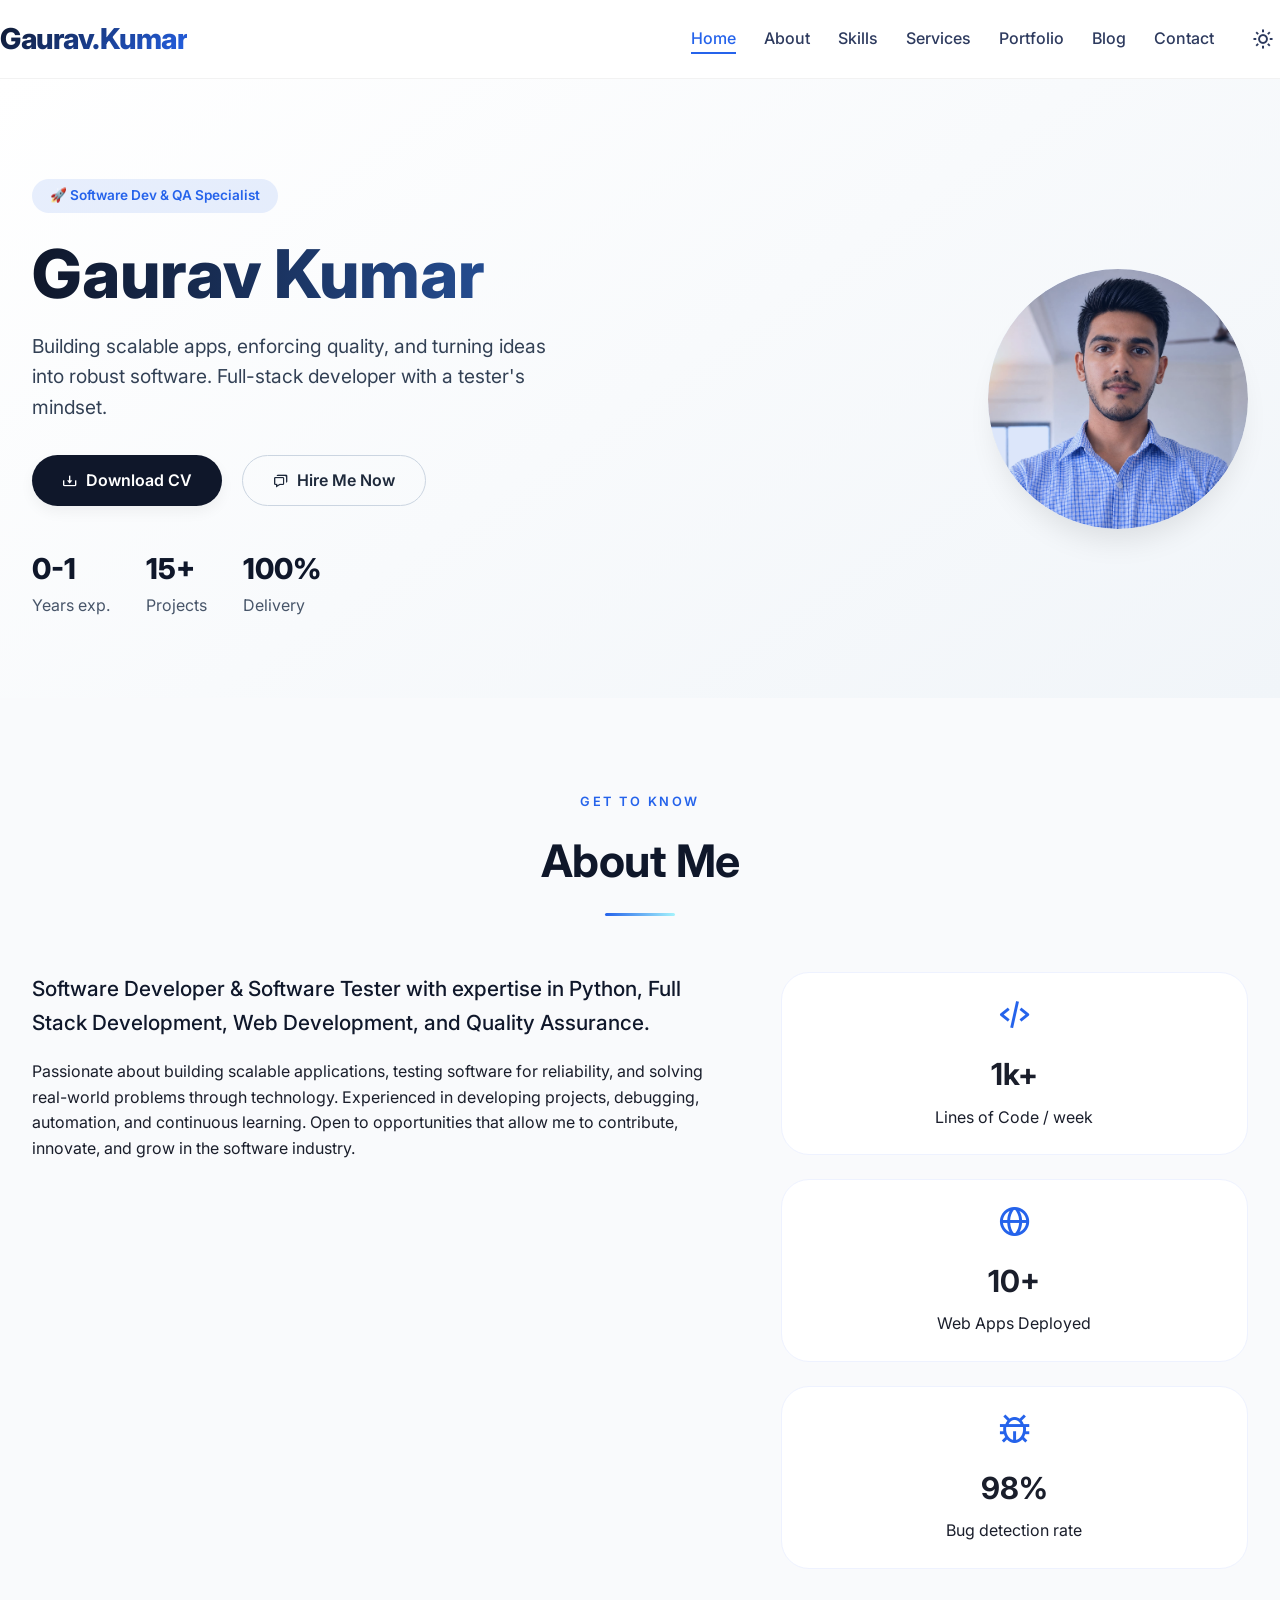
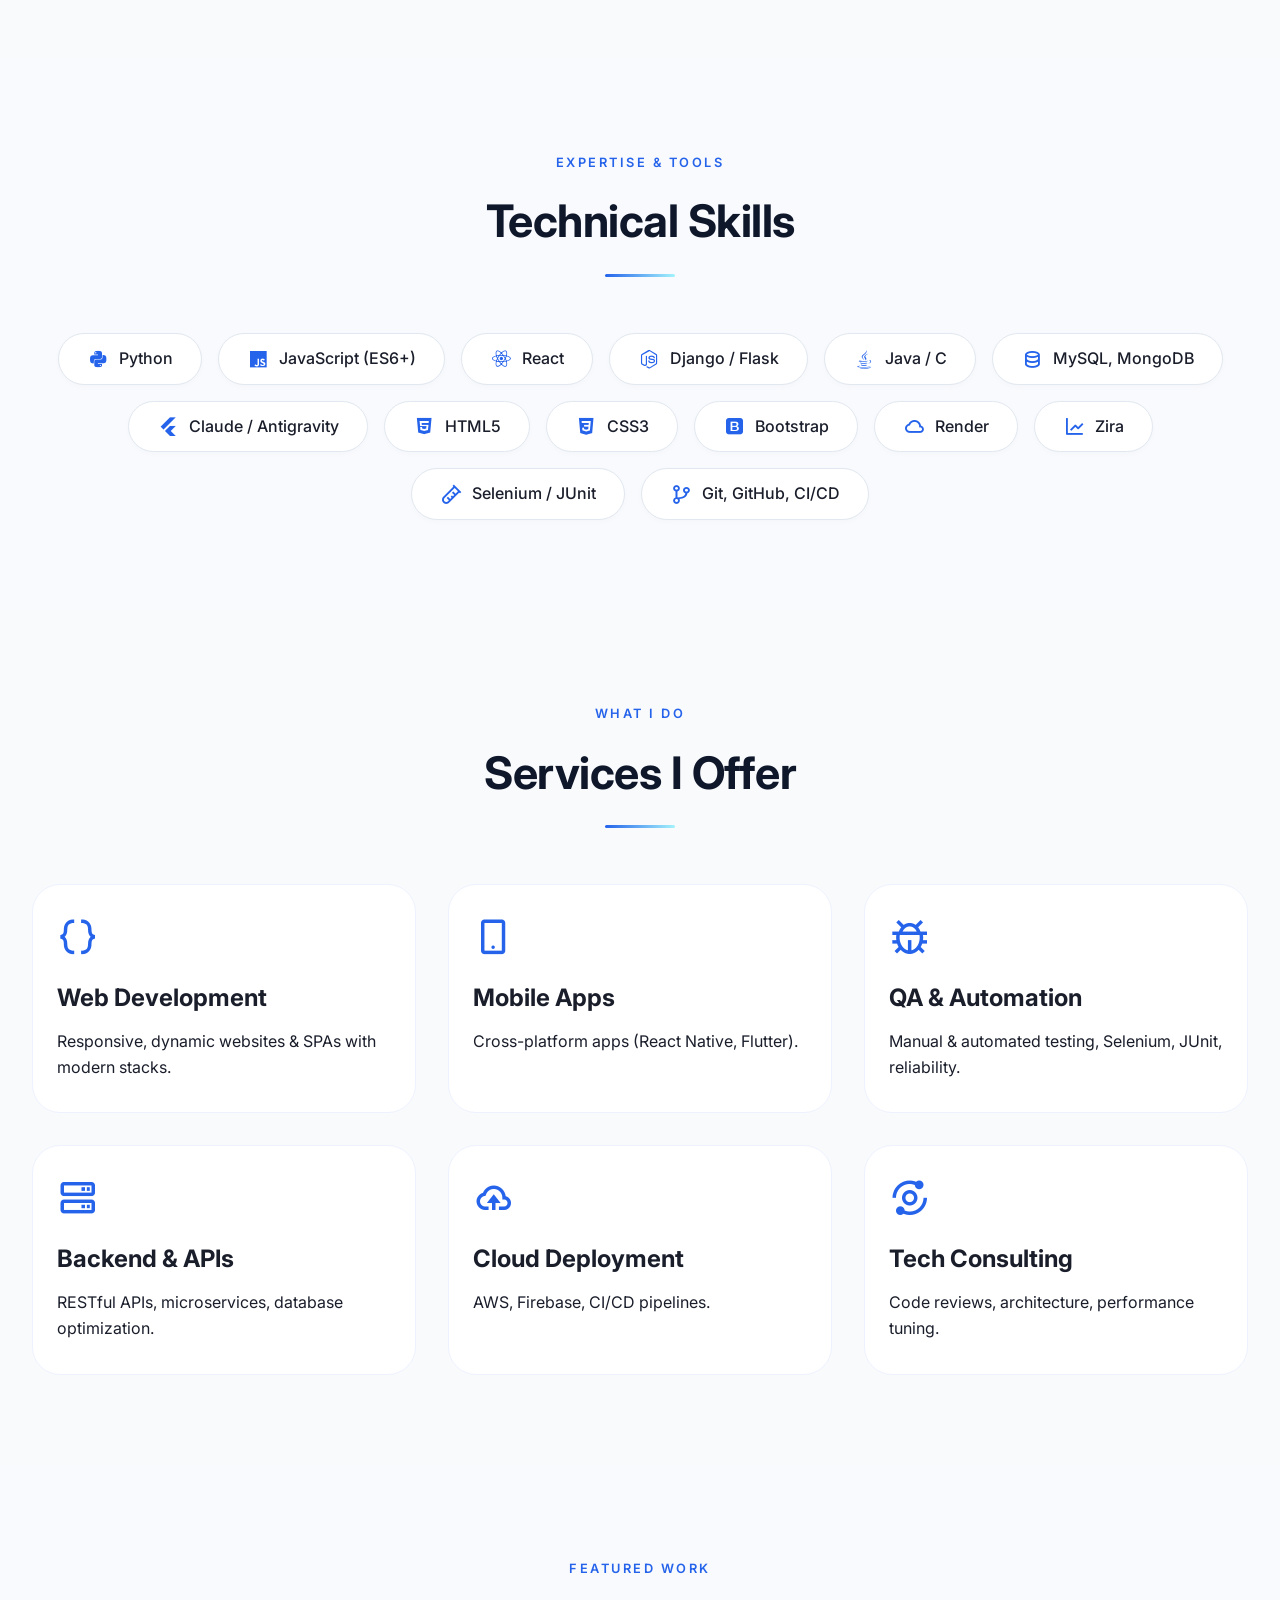
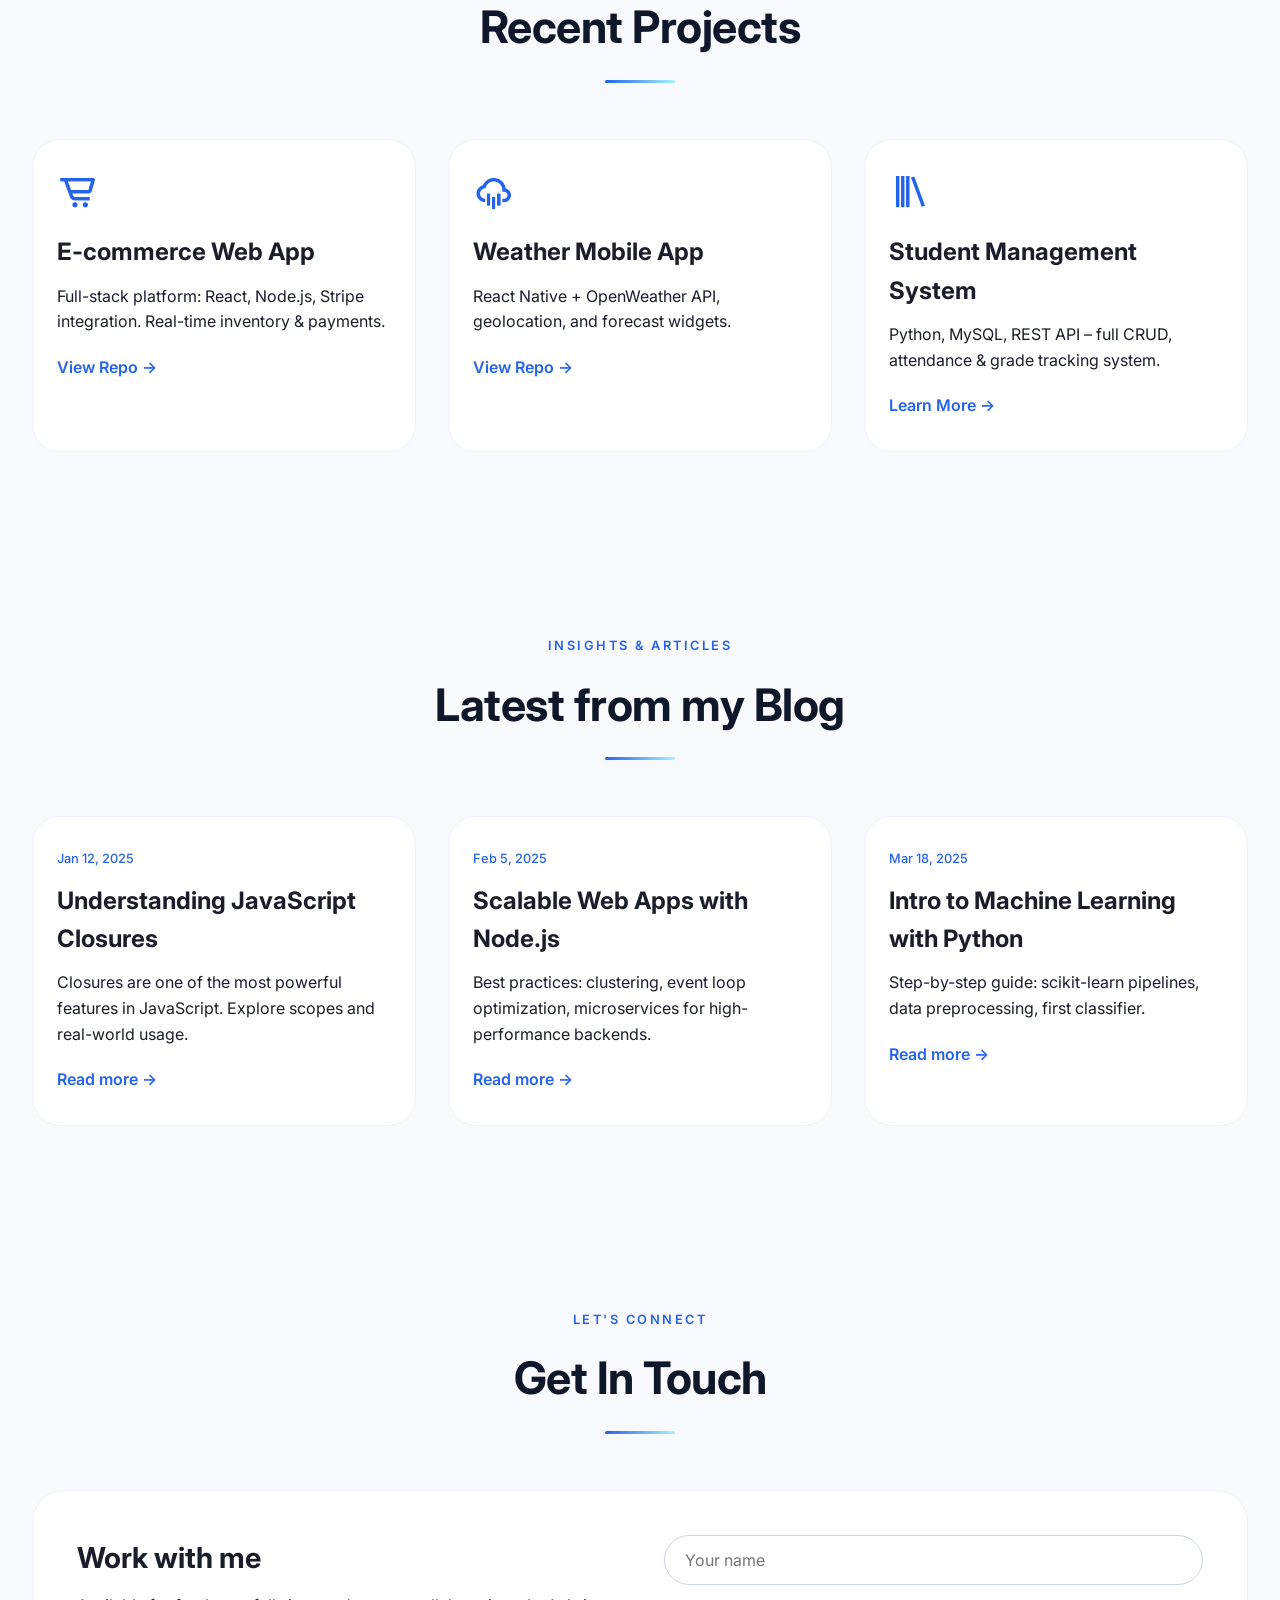
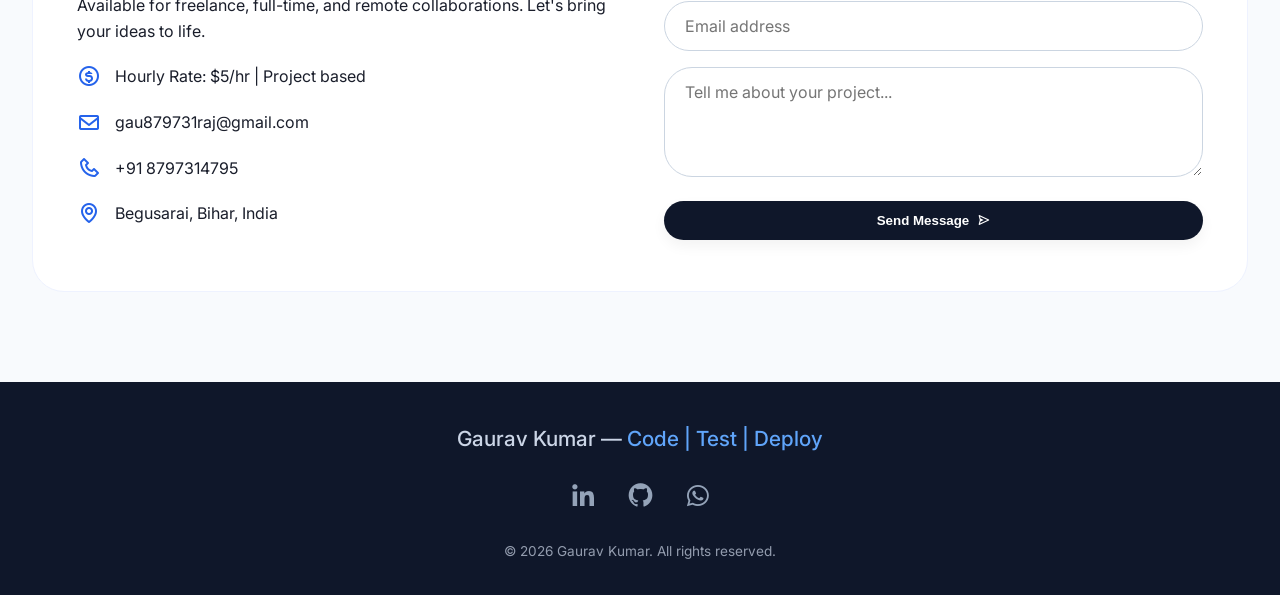
<file: index.html>
<!DOCTYPE html>
<html lang="en">
<head>
    <meta charset="UTF-8">
    <meta name="viewport" content="width=device-width, initial-scale=1.0">
    <title>Gaurav Kumar | Software Dev & Tester</title>
    <meta name="description" content="Gaurav Kumar - Software Developer & Tester specializing in Python, Full Stack, QA and scalable solutions.">
    <meta name="author" content="Gaurav Kumar">

    <!-- Google Fonts + Boxicons -->
    <link href="https://fonts.googleapis.com/css2?family=Inter:opsz,wght@14..32,300;14..32,400;14..32,500;14..32,600;14..32,700;14..32,800&display=swap" rel="stylesheet">
    <link rel="stylesheet" href="https://cdn.jsdelivr.net/npm/boxicons@latest/css/boxicons.min.css">
    <!-- Main CSS -->
    <link rel="stylesheet" href="css/style.css">
</head>
<body>

    <!-- === MODERN STICKY HEADER === -->
    <header class="glass-header" id="header">
        <div class="container nav-container">
            <a href="#home" class="logo"><span class="logo-accent">G</span>aurav<span class="dot">.</span>Kumar</a>
            <nav>
                <ul class="nav-menu" id="nav-menu">
                    <li><a href="#home" class="nav-link active">Home</a></li>
                    <li><a href="#about" class="nav-link">About</a></li>
                    <li><a href="#skills" class="nav-link">Skills</a></li>
                    <li><a href="#services" class="nav-link">Services</a></li>
                    <li><a href="#portfolio" class="nav-link">Portfolio</a></li>
                    <li><a href="#blog" class="nav-link">Blog</a></li>
                    <li><a href="#contact" class="nav-link">Contact</a></li>
                    <!-- ✅ THEME TOGGLE NOW INSIDE THE NAV (right beside Contact) -->
                    <li class="theme-toggle-nav" id="theme-toggle-nav">
                        <i class='bx bx-sun'></i>
                        <i class='bx bx-moon' style="display: none;"></i>
                    </li>
                </ul>
                <div class="hamburger" id="hamburger">
                    <i class='bx bx-menu'></i>
                </div>
            </nav>
        </div>
    </header>

    <main>
        <!-- === HERO SECTION === -->
        <section id="home" class="hero">
            <div class="container hero-grid">
                <div class="hero-content">
                    <div class="hero-badge">🚀 Software Dev & QA Specialist</div>
                    <h1 class="hero-title">Gaurav Kumar</h1>
                    <p class="hero-desc">Building scalable apps, enforcing quality, and turning ideas into robust software. Full-stack developer with a tester's mindset.</p>
                    <div class="btn-group">
                        <a href="files/GauravKumarCv.pdf" class="btn btn-primary" download="GauravKumarCv.pdf">
                            <i class='bx bx-download'></i> Download CV
                        </a>
                        <a href="#contact" class="btn btn-outline">
                            <i class='bx bx-chat'></i> Hire Me Now
                        </a>
                    </div>
                    <div class="hero-stats">
                        <div><span>0-1</span> Years exp.</div>
                        <div><span>15+</span> Projects</div>
                        <div><span>100%</span> Delivery</div>
                    </div>
                </div>
                <div class="hero-visual">
                    <div class="avatar-glass">
                        <!-- ✅ Use your actual image path here -->
                        <img src="image/GauravKumarPhoto.jpeg" alt="Gaurav Kumar" class="avatar-img" onerror="this.style.display='none'; this.nextElementSibling.style.display='flex';">
                        <div class="avatar-initials" style="display: none; position: absolute; font-size: 4rem; font-weight: 800; color: #2563eb;">GK</div>
                        <div class="pulse-ring"></div>
                    </div>
                </div>
            </div>
        </section>

        <!-- === ABOUT SECTION === -->
        <section id="about" class="about section-padding">
            <div class="container">
                <div class="section-header">
                    <span class="section-tag">GET TO KNOW</span>
                    <h2>About Me</h2>
                    <div class="section-line"></div>
                </div>
                <div class="about-grid">
                    <div class="about-text">
                        <p class="lead">Software Developer & Software Tester with expertise in Python, Full Stack Development, Web Development, and Quality Assurance.</p>
                        <p>Passionate about building scalable applications, testing software for reliability, and solving real-world problems through technology. Experienced in developing projects, debugging, automation, and continuous learning. Open to opportunities that allow me to contribute, innovate, and grow in the software industry.</p>
                    </div>
                    <div class="about-highlight">
                        <div class="highlight-card"><i class='bx bx-code-alt'></i><h4>1k+</h4><p>Lines of Code / week</p></div>
                        <div class="highlight-card"><i class='bx bx-globe'></i><h4>10+</h4><p>Web Apps Deployed</p></div>
                        <div class="highlight-card"><i class='bx bx-bug'></i><h4>98%</h4><p>Bug detection rate</p></div>
                    </div>
                </div>
            </div>
        </section>

        <!-- === SKILLS SECTION === -->
        <section id="skills" class="skills section-padding alt-bg">
            <div class="container">
                <div class="section-header">
                    <span class="section-tag">Expertise & tools</span>
                    <h2>Technical Skills</h2>
                    <div class="section-line"></div>
                </div>
                <div class="skills-grid">
                    <div class="skill-card"><i class='bx bxl-python'></i>Python</div>
                    <div class="skill-card"><i class='bx bxl-javascript'></i> JavaScript (ES6+)</div>
                    <div class="skill-card"><i class='bx bxl-react'></i> React</div>
                    <div class="skill-card"><i class='bx bxl-nodejs'></i> Django / Flask</div>
                    <div class="skill-card"><i class='bx bxl-java'></i> Java / C</div>
                    <div class="skill-card"><i class='bx bx-data'></i> MySQL, MongoDB</div>
                    <div class="skill-card"><i class='bx bxl-flutter'></i> Claude / Antigravity</div>
                    <div class="skill-card"><i class='bx bxl-html5'></i> HTML5</div>
                    <div class="skill-card"><i class='bx bxl-css3'></i> CSS3</div>
                    <div class="skill-card"><i class='bx bxl-bootstrap'></i> Bootstrap</div>
                    <div class="skill-card"><i class='bx bx-cloud'></i> Render</div>
                    <div class="skill-card"><i class='bx bx-line-chart'></i> Zira</div>
                    <div class="skill-card"><i class='bx bx-test-tube'></i> Selenium / JUnit</div>
                    <div class="skill-card"><i class='bx bx-git-branch'></i> Git, GitHub, CI/CD</div>
                </div>
            </div>
        </section>

        <!-- === SERVICES SECTION === -->
        <section id="services" class="services section-padding">
            <div class="container">
                <div class="section-header">
                    <span class="section-tag">What I do</span>
                    <h2>Services I Offer</h2>
                    <div class="section-line"></div>
                </div>
                <div class="services-grid">
                    <div class="service-card"><i class='bx bx-code-curly'></i><h3>Web Development</h3><p>Responsive, dynamic websites & SPAs with modern stacks.</p></div>
                    <div class="service-card"><i class='bx bx-mobile-alt'></i><h3>Mobile Apps</h3><p>Cross-platform apps (React Native, Flutter).</p></div>
                    <div class="service-card"><i class='bx bx-bug'></i><h3>QA & Automation</h3><p>Manual & automated testing, Selenium, JUnit, reliability.</p></div>
                    <div class="service-card"><i class='bx bx-server'></i><h3>Backend & APIs</h3><p>RESTful APIs, microservices, database optimization.</p></div>
                    <div class="service-card"><i class='bx bx-cloud-upload'></i><h3>Cloud Deployment</h3><p>AWS, Firebase, CI/CD pipelines.</p></div>
                    <div class="service-card"><i class='bx bx-analyse'></i><h3>Tech Consulting</h3><p>Code reviews, architecture, performance tuning.</p></div>
                </div>
            </div>
        </section>

        <!-- === PORTFOLIO SECTION === -->
        <section id="portfolio" class="portfolio section-padding alt-bg">
            <div class="container">
                <div class="section-header">
                    <span class="section-tag">Featured work</span>
                    <h2>Recent Projects</h2>
                    <div class="section-line"></div>
                </div>
                <div class="portfolio-grid">
                    <div class="portfolio-card">
                        <div class="portfolio-icon"><i class='bx bx-cart-alt'></i></div>
                        <h3>E‑commerce Web App</h3>
                        <p>Full-stack platform: React, Node.js, Stripe integration. Real-time inventory & payments.</p>
                        <a href="https://github.com/gaurav/e-commerce" class="portfolio-link">View Repo →</a>
                    </div>
                    <div class="portfolio-card">
                        <div class="portfolio-icon"><i class='bx bx-cloud-rain'></i></div>
                        <h3>Weather Mobile App</h3>
                        <p>React Native + OpenWeather API, geolocation, and forecast widgets.</p>
                        <a href="https://github.com/gaurav/weather-app" class="portfolio-link">View Repo →</a>
                    </div>
                    <div class="portfolio-card">
                        <div class="portfolio-icon"><i class='bx bx-library'></i></div>
                        <h3>Student Management System</h3>
                        <p>Python, MySQL, REST API – full CRUD, attendance & grade tracking system.</p>
                        <a href="#" class="portfolio-link">Learn More →</a>
                    </div>
                </div>
            </div>
        </section>

        <!-- === BLOG SECTION === -->
        <section id="blog" class="blog section-padding">
            <div class="container">
                <div class="section-header">
                    <span class="section-tag">Insights & articles</span>
                    <h2>Latest from my Blog</h2>
                    <div class="section-line"></div>
                </div>
                <div class="blog-grid">
                    <article class="blog-card">
                        <div class="blog-date">Jan 12, 2025</div>
                        <h3>Understanding JavaScript Closures</h3>
                        <p>Closures are one of the most powerful features in JavaScript. Explore scopes and real-world usage.</p>
                        <a href="#" class="read-more">Read more →</a>
                    </article>
                    <article class="blog-card">
                        <div class="blog-date">Feb 5, 2025</div>
                        <h3>Scalable Web Apps with Node.js</h3>
                        <p>Best practices: clustering, event loop optimization, microservices for high-performance backends.</p>
                        <a href="#" class="read-more">Read more →</a>
                    </article>
                    <article class="blog-card">
                        <div class="blog-date">Mar 18, 2025</div>
                        <h3>Intro to Machine Learning with Python</h3>
                        <p>Step-by-step guide: scikit-learn pipelines, data preprocessing, first classifier.</p>
                        <a href="#" class="read-more">Read more →</a>
                    </article>
                </div>
            </div>
        </section>

        <!-- === CONTACT SECTION === -->
        <section id="contact" class="contact section-padding alt-bg">
            <div class="container">
                <div class="section-header">
                    <span class="section-tag">Let's connect</span>
                    <h2>Get In Touch</h2>
                    <div class="section-line"></div>
                </div>
                <div class="contact-wrapper">
                    <div class="contact-info">
                        <h3>Work with me</h3>
                        <p>Available for freelance, full-time, and remote collaborations. Let's bring your ideas to life.</p>
                        <div class="contact-detail"><i class='bx bx-dollar-circle'></i> <span>Hourly Rate: $5/hr | Project based</span></div>
                        <div class="contact-detail"><i class='bx bx-envelope'></i> <span>gau879731raj@gmail.com</span></div>
                        <div class="contact-detail"><i class='bx bx-phone'></i> <span>+91 8797314795</span></div>
                        <div class="contact-detail"><i class='bx bx-map'></i> <span>Begusarai, Bihar, India</span></div>
                    </div>
                    <div class="contact-form">
                        <form action="https://api.web3forms.com/submit" method="POST" id="contactForm">
                            <input type="hidden" name="access_key" value="2885a7cb-55aa-41ac-965e-a20c5afff276">
                            <input type="text" name="name" placeholder="Your name" required>
                            <input type="email" name="email" placeholder="Email address" required>
                            <textarea name="message" rows="4" placeholder="Tell me about your project..."></textarea>
                            <button type="submit" class="btn btn-primary full-width">Send Message <i class='bx bx-send'></i></button>
                        </form>
                    </div>
                </div>
            </div>
        </section>
    </main>

    <!-- === FOOTER === -->
    <footer class="footer">
        <div class="container">
            <div class="footer-content">
                <div class="footer-logo">Gaurav Kumar — <span>Code | Test | Deploy</span></div>
                <div class="social-footer">
                    <a href="https://www.linkedin.com/in/gaurav-raj-916a682b8" target="_blank" aria-label="LinkedIn"><i class='bx bxl-linkedin'></i></a>
                    <a href="https://github.com/gaurav" target="_blank" aria-label="GitHub"><i class='bx bxl-github'></i></a>
                    <!-- <a href="https://www.facebook.com/gauravraj.gauravraj.3363" target="_blank" aria-label="Facebook"><i class='bx bxl-facebook'></i></a> -->
                    <!-- <a href="https://www.instagram.com/samar_8797_roy" target="_blank" aria-label="Instagram"><i class='bx bxl-instagram'></i></a> -->
                    <a href="https://wa.me/+918797314795" target="_blank" aria-label="WhatsApp"><i class='bx bxl-whatsapp'></i></a>
                </div>
                <div class="footer-copyright">© 2025 Gaurav Kumar. All rights reserved.</div>
            </div>
        </div>
    </footer>

    <!-- JavaScript -->
    <script src="js/script.js"></script>
</body>
</html>
</file>
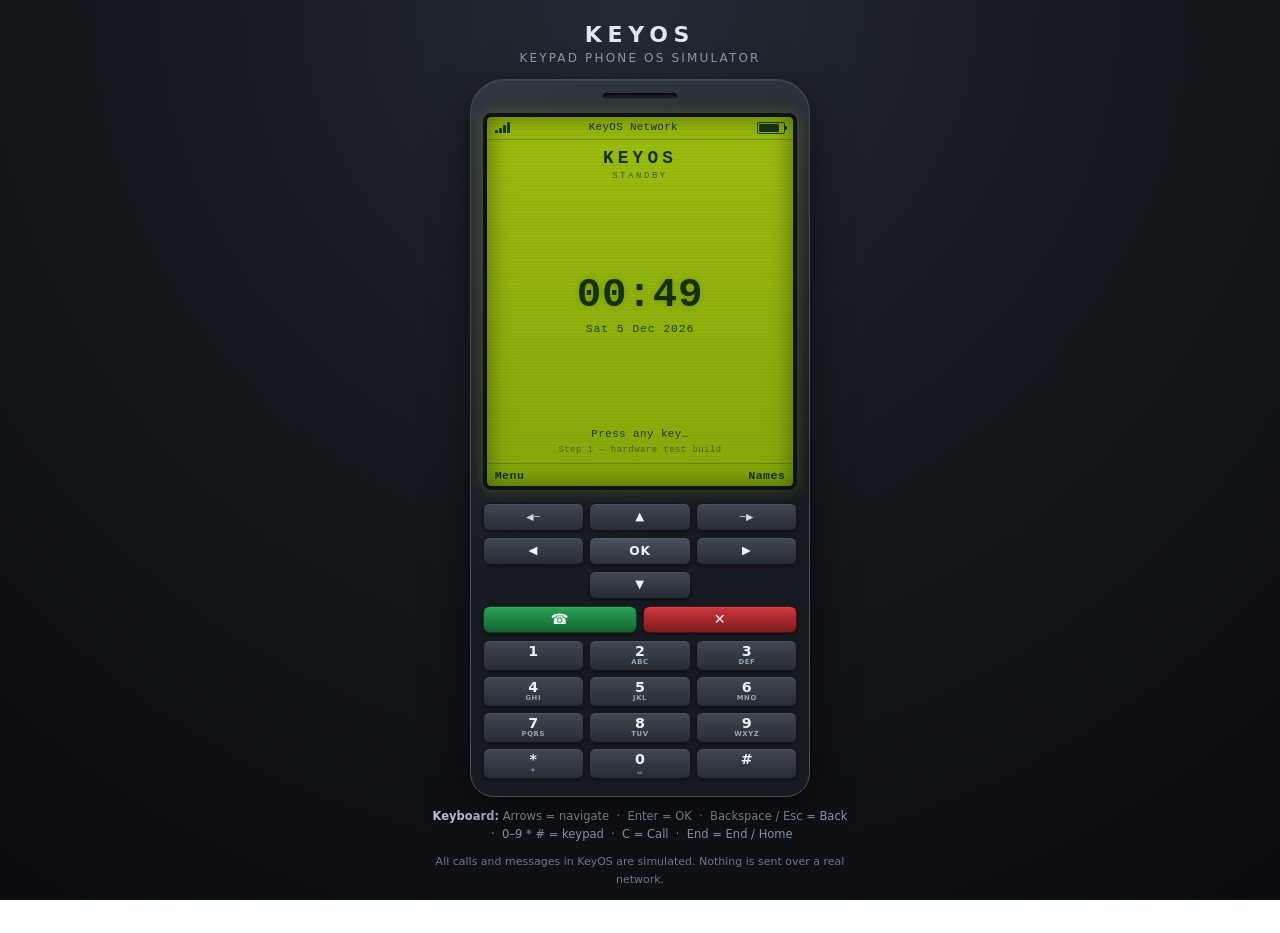
<file: KeyOS/index.html>
<!DOCTYPE html>
<html lang="en">
<head>
  <meta charset="UTF-8" />
  <meta name="viewport" content="width=device-width, initial-scale=1, viewport-fit=cover" />
  <meta name="theme-color" content="#12151a" />
  <meta name="description" content="KeyOS — an interactive keypad phone operating system simulator that runs entirely in your browser. No real calls or messages are made." />
  <title>KeyOS — Keypad Phone Simulator</title>

  <link rel="stylesheet" href="css/style.css" />
  <link rel="stylesheet" href="css/phone.css" />
  <link rel="stylesheet" href="css/apps.css" />
</head>

<body>
  <main class="stage">
    <header class="stage__header">
      <h1 class="stage__title">KeyOS</h1>
      <p class="stage__subtitle">Keypad Phone OS Simulator</p>
    </header>

    <!-- ============================================================
         PHONE BODY
         ============================================================ -->
    <div class="phone" id="phone" role="application" aria-label="KeyOS simulated keypad phone">

      <!-- Earpiece / speaker grille -->
      <div class="phone__speaker" aria-hidden="true"><span></span></div>

      <!-- ==========================================================
           SCREEN
           ========================================================== -->
      <section class="screen" id="screen">
        <div class="screen__scanlines" aria-hidden="true"></div>

        <!-- Status bar: signal, network, battery -->
        <header class="statusbar">
          <span class="meter meter--signal" id="signalIndicator" role="img" aria-label="Signal strength">
            <i></i><i></i><i></i><i></i>
          </span>
          <span class="statusbar__network" id="networkName">KeyOS Network</span>
          <span class="meter meter--battery" id="batteryIndicator" role="img" aria-label="Battery level">
            <span class="meter__fill"></span>
          </span>
        </header>

        <!-- Active screen is mounted here by js/navigation.js -->
        <div class="screen__content" id="screenContent"></div>

        <!-- Soft key labels -->
        <footer class="softbar">
          <span class="softbar__label" id="softLeftLabel"></span>
          <span class="softbar__label" id="softRightLabel"></span>
        </footer>
      </section>

      <!-- ==========================================================
           KEYPAD
           ========================================================== -->
      <div class="keypad">

        <!-- Soft keys + navigation cluster -->
        <div class="keypad__nav">
          <button class="key key--soft" type="button" data-key="SOFT_LEFT" aria-label="Left soft key">
            <span class="key__glyph">&#9664;&#9472;</span>
          </button>
          <button class="key key--arrow" type="button" data-key="UP" aria-label="Navigate up">
            <span class="key__glyph">&#9650;</span>
          </button>
          <button class="key key--soft" type="button" data-key="SOFT_RIGHT" aria-label="Right soft key">
            <span class="key__glyph">&#9472;&#9654;</span>
          </button>

          <button class="key key--arrow" type="button" data-key="LEFT" aria-label="Navigate left">
            <span class="key__glyph">&#9664;</span>
          </button>
          <button class="key key--ok" type="button" data-key="OK" aria-label="OK, select">
            <span class="key__glyph">OK</span>
          </button>
          <button class="key key--arrow" type="button" data-key="RIGHT" aria-label="Navigate right">
            <span class="key__glyph">&#9654;</span>
          </button>

          <span class="keypad__blank" aria-hidden="true"></span>
          <button class="key key--arrow" type="button" data-key="DOWN" aria-label="Navigate down">
            <span class="key__glyph">&#9660;</span>
          </button>
          <span class="keypad__blank" aria-hidden="true"></span>
        </div>

        <!-- Call / End -->
        <div class="keypad__call">
          <button class="key key--call" type="button" data-key="CALL" aria-label="Call (simulated)">
            <span class="key__glyph">&#9742;</span>
          </button>
          <button class="key key--end" type="button" data-key="END" aria-label="End call or return home">
            <span class="key__glyph">&#10005;</span>
          </button>
        </div>

        <!-- Numeric keypad -->
        <div class="keypad__digits">
          <button class="key key--digit" type="button" data-key="1" aria-label="1">
            <span class="key__num">1</span><span class="key__letters"></span>
          </button>
          <button class="key key--digit" type="button" data-key="2" aria-label="2, A B C">
            <span class="key__num">2</span><span class="key__letters">ABC</span>
          </button>
          <button class="key key--digit" type="button" data-key="3" aria-label="3, D E F">
            <span class="key__num">3</span><span class="key__letters">DEF</span>
          </button>

          <button class="key key--digit" type="button" data-key="4" aria-label="4, G H I">
            <span class="key__num">4</span><span class="key__letters">GHI</span>
          </button>
          <button class="key key--digit" type="button" data-key="5" aria-label="5, J K L">
            <span class="key__num">5</span><span class="key__letters">JKL</span>
          </button>
          <button class="key key--digit" type="button" data-key="6" aria-label="6, M N O">
            <span class="key__num">6</span><span class="key__letters">MNO</span>
          </button>

          <button class="key key--digit" type="button" data-key="7" aria-label="7, P Q R S">
            <span class="key__num">7</span><span class="key__letters">PQRS</span>
          </button>
          <button class="key key--digit" type="button" data-key="8" aria-label="8, T U V">
            <span class="key__num">8</span><span class="key__letters">TUV</span>
          </button>
          <button class="key key--digit" type="button" data-key="9" aria-label="9, W X Y Z">
            <span class="key__num">9</span><span class="key__letters">WXYZ</span>
          </button>

          <button class="key key--digit" type="button" data-key="*" aria-label="Star">
            <span class="key__num">&#42;</span><span class="key__letters">+</span>
          </button>
          <button class="key key--digit" type="button" data-key="0" aria-label="0, space">
            <span class="key__num">0</span><span class="key__letters">&#9251;</span>
          </button>
          <button class="key key--digit" type="button" data-key="#" aria-label="Hash">
            <span class="key__num">&#35;</span><span class="key__letters"></span>
          </button>
        </div>
      </div>
    </div>

    <p class="stage__hint">
      <strong>Keyboard:</strong> Arrows = navigate &nbsp;·&nbsp; Enter = OK &nbsp;·&nbsp;
      Backspace / Esc = Back &nbsp;·&nbsp; 0–9 &ast; &num; = keypad &nbsp;·&nbsp;
      C = Call &nbsp;·&nbsp; End = End / Home
    </p>

    <p class="stage__disclaimer">
      All calls and messages in KeyOS are simulated. Nothing is sent over a real network.
    </p>

    <noscript>
      <p class="stage__hint">KeyOS requires JavaScript to run.</p>
    </noscript>
  </main>

  <!-- Modules load in dependency order -->
  <script src="js/storage.js"></script>
  <script src="js/clock.js"></script>
  <script src="js/navigation.js"></script>
  <script src="js/keypad.js"></script>
  <script src="js/main.js"></script>
</body>
</html>
</file>
<file: css/style.css>
/* ============================================================
   FINAL MODERN PORTFOLIO – GAURAV KUMAR
   Best animations, dark/light mode, responsive
   ============================================================ */

/* ---------- RESET & BASE ---------- */
* {
    margin: 0;
    padding: 0;
    box-sizing: border-box;
}

html {
    scroll-behavior: smooth;
}

body {
    font-family: 'Inter', -apple-system, BlinkMacSystemFont, 'Segoe UI', Roboto, sans-serif;
    background: #f9fafc;
    color: #1a1e2b;
    line-height: 1.6;
    transition: background-color 0.35s ease, color 0.35s ease;
}

/* ---------- CUSTOM SCROLLBAR ---------- */
::-webkit-scrollbar {
    width: 8px;
}
::-webkit-scrollbar-track {
    background: #eef2ff;
}
::-webkit-scrollbar-thumb {
    background: #2563eb;
    border-radius: 10px;
}
::-webkit-scrollbar-thumb:hover {
    background: #1d4ed8;
}
body.dark ::-webkit-scrollbar-track {
    background: #1e293b;
}
body.dark ::-webkit-scrollbar-thumb {
    background: #3b82f6;
}

/* ---------- SELECTION ---------- */
::selection {
    background: #2563eb;
    color: #fff;
}

/* ---------- DARK MODE VARIABLES ---------- */
body.dark {
    background: #0a0c15;
    color: #eef2ff;
}

body.dark .glass-header,
body.dark .skill-card,
body.dark .service-card,
body.dark .portfolio-card,
body.dark .blog-card,
body.dark .contact-wrapper,
body.dark .highlight-card {
    background: #111827;
    border-color: #1f2a3e;
    color: #e2e8f0;
}

body.dark .hero,
body.dark .alt-bg {
    background: #0f111a;
}

body.dark .btn-outline {
    border-color: #334155;
    color: #cbd5e1;
}
body.dark .btn-outline:hover {
    background: #1e293b;
}

body.dark .info-list div,
body.dark .hero-desc,
body.dark .contact-detail span {
    color: #cbd5e6;
}

body.dark .section-header h2 {
    color: #f1f5f9;
}

body.dark .footer {
    background: #05070c;
}

/* ---------- CONTAINER ---------- */
.container {
    max-width: 1280px;
    margin: 0 auto;
    padding: 0 32px;
}

/* ============================================================
   HEADER & NAVIGATION
   ============================================================ */
.glass-header {
    position: sticky;
    top: 0;
    z-index: 1000;
    background: rgba(255, 255, 255, 0.92);
    backdrop-filter: blur(12px);
    border-bottom: 1px solid rgba(0, 0, 0, 0.05);
    transition: background 0.3s, border-color 0.3s;
}

body.dark .glass-header {
    background: rgba(10, 14, 23, 0.92);
    border-bottom: 1px solid #1e293b;
}

.nav-container {
    display: flex;
    justify-content: space-between;
    align-items: center;
    padding: 16px 0;
}

.logo {
    font-size: 1.8rem;
    font-weight: 800;
    text-decoration: none;
    background: linear-gradient(135deg, #0f172a, #2563eb);
    background-clip: text;
    -webkit-background-clip: text;
    color: transparent;
    letter-spacing: -0.5px;
}

body.dark .logo {
    background: linear-gradient(135deg, #cbd5e1, #60a5fa);
    background-clip: text;
    -webkit-background-clip: text;
}

.nav-menu {
    display: flex;
    align-items: center;
    gap: 28px;
    list-style: none;
}

.nav-link {
    text-decoration: none;
    font-weight: 500;
    color: #2d3a5e;
    transition: color 0.2s, border-color 0.2s;
    padding: 4px 0;
    border-bottom: 2px solid transparent;
}

body.dark .nav-link {
    color: #94a3b8;
}

.nav-link:hover,
.nav-link.active {
    color: #2563eb;
    border-bottom-color: #2563eb;
}

/* ---------- THEME TOGGLE (in navbar) ---------- */
.theme-toggle-nav {
    display: inline-flex;
    align-items: center;
    justify-content: center;
    cursor: pointer;
    margin-left: 4px;
    background: transparent;
    border: none;
    font-size: 1.5rem;
    padding: 4px 6px;
    border-radius: 50%;
    transition: background 0.2s, transform 0.2s;
}

.theme-toggle-nav:hover {
    background: rgba(37, 99, 235, 0.08);
    transform: scale(1.1);
}

.theme-toggle-nav i {
    font-size: 1.4rem;
    color: #2d3a5e;
}

body.dark .theme-toggle-nav i {
    color: #facc15;
}

/* hide old floating toggle if present */
.theme-toggle {
    display: none !important;
}

.hamburger {
    display: none;
    font-size: 28px;
    cursor: pointer;
    background: none;
    border: none;
    color: #1e293b;
}
body.dark .hamburger {
    color: #e2e8f0;
}

/* ============================================================
   HERO
   ============================================================ */
.hero {
    padding: 100px 0 80px;
    background: linear-gradient(145deg, #ffffff 0%, #f1f5f9 100%);
}
body.dark .hero {
    background: linear-gradient(145deg, #0a0c15, #0f172a);
}

.hero-grid {
    display: flex;
    align-items: center;
    gap: 48px;
    flex-wrap: wrap;
}
.hero-content {
    flex: 1.2;
}
.hero-badge {
    display: inline-block;
    background: rgba(37, 99, 235, 0.1);
    padding: 6px 18px;
    border-radius: 40px;
    font-weight: 600;
    font-size: 0.85rem;
    color: #2563eb;
    margin-bottom: 24px;
}
.hero-title {
    font-size: 4.2rem;
    font-weight: 800;
    line-height: 1.1;
    background: linear-gradient(to right, #0f172a, #3b82f6);
    background-clip: text;
    -webkit-background-clip: text;
    color: transparent;
    margin-bottom: 20px;
}
.hero-desc {
    font-size: 1.2rem;
    color: #334155;
    max-width: 550px;
    margin-bottom: 32px;
}
.btn-group {
    display: flex;
    gap: 20px;
    flex-wrap: wrap;
    margin-bottom: 40px;
}
.btn {
    display: inline-flex;
    align-items: center;
    gap: 8px;
    padding: 12px 30px;
    border-radius: 40px;
    font-weight: 600;
    text-decoration: none;
    transition: all 0.25s ease;
    border: none;
    cursor: pointer;
}
.btn-primary {
    background: #0f172a;
    color: white;
    box-shadow: 0 6px 14px rgba(0, 0, 0, 0.05);
}
.btn-primary:hover {
    background: #2563eb;
    transform: translateY(-3px);
    box-shadow: 0 12px 24px rgba(37, 99, 235, 0.3);
}
.btn-outline {
    border: 1.5px solid #cbd5e1;
    background: transparent;
    color: #1e293b;
}
.btn-outline:hover {
    border-color: #2563eb;
    background: rgba(37, 99, 235, 0.05);
    transform: translateY(-2px);
}
.hero-stats {
    display: flex;
    gap: 36px;
}
.hero-stats div {
    font-size: 1rem;
    color: #475569;
}
.hero-stats span {
    font-weight: 800;
    font-size: 1.8rem;
    display: block;
    color: #0f172a;
}
body.dark .hero-stats span {
    color: #f1f5f9;
}

/* ---------- AVATAR WITH IMAGE & PULSE RING (BEST ANIMATION #1) ---------- */
.hero-visual {
    flex: 0 0 260px;
    display: flex;
    justify-content: center;
}
.avatar-glass {
    width: 260px;
    height: 260px;
    border-radius: 50%;
    overflow: hidden;
    display: flex;
    align-items: center;
    justify-content: center;
    background: radial-gradient(circle at 30% 20%, rgba(37, 99, 235, 0.15), rgba(15, 23, 42, 0.05));
    backdrop-filter: blur(8px);
    position: relative;
    box-shadow: 0 20px 30px -10px rgba(0, 0, 0, 0.1);
    flex-shrink: 0;
}
.avatar-img {
    width: 100%;
    height: 100%;
    object-fit: cover;
    border-radius: 50%;
}
/* fallback initials */
.avatar-initials {
    font-size: 4rem;
    font-weight: 800;
    background: linear-gradient(145deg, #2563eb, #4f46e5);
    background-clip: text;
    -webkit-background-clip: text;
    color: transparent;
}

/* ⭐ PULSE RING – best attention-grabber */
.pulse-ring {
    position: absolute;
    width: 100%;
    height: 100%;
    border-radius: 50%;
    background: rgba(37, 99, 235, 0.15);
    animation: pulse 2.5s infinite;
    pointer-events: none;
}
@keyframes pulse {
    0%   { transform: scale(0.95); opacity: 0.6; }
    70%  { transform: scale(1.12); opacity: 0; }
    100% { transform: scale(1.2); opacity: 0; }
}

/* ============================================================
   COMMON SECTION STYLES
   ============================================================ */
.section-padding {
    padding: 90px 0;
}
.alt-bg {
    background: #f8fafd;
}
body.dark .alt-bg {
    background: #0b0e17;
}

section {
    scroll-margin-top: 80px;
}

.section-header {
    text-align: center;
    margin-bottom: 56px;
}
.section-tag {
    font-size: 0.8rem;
    letter-spacing: 2.5px;
    text-transform: uppercase;
    color: #2563eb;
    font-weight: 600;
}
.section-header h2 {
    font-size: 2.8rem;
    font-weight: 700;
    margin: 12px 0 16px;
    color: #0f172a;
    letter-spacing: -0.5px;
}
.section-line {
    width: 70px;
    height: 3px;
    background: linear-gradient(90deg, #2563eb, #a5f3fc);
    margin: 0 auto;
    border-radius: 4px;
}

/* ============================================================
   ABOUT
   ============================================================ */
.about-grid {
    display: flex;
    gap: 48px;
    flex-wrap: wrap;
}
.about-text {
    flex: 1.5;
}
.lead {
    font-size: 1.3rem;
    font-weight: 500;
    margin-bottom: 20px;
    color: #0f172a;
}
body.dark .lead {
    color: #e2e8f0;
}
.info-list {
    display: grid;
    grid-template-columns: 1fr 1fr;
    gap: 16px;
    margin: 28px 0 24px;
}
.info-list div {
    display: flex;
    align-items: center;
    gap: 10px;
    color: #334155;
}
.info-list i {
    font-size: 1.3rem;
    color: #2563eb;
}
.about-highlight {
    flex: 1;
    display: flex;
    flex-direction: column;
    gap: 24px;
}
.highlight-card {
    background: white;
    padding: 24px;
    border-radius: 28px;
    text-align: center;
    border: 1px solid #eef2ff;
    transition: all 0.25s ease;
}
body.dark .highlight-card {
    background: #111827;
    border-color: #1f2a3e;
}
.highlight-card:hover {
    transform: translateY(-4px);
    box-shadow: 0 12px 24px -12px rgba(0, 0, 0, 0.1);
}
.highlight-card i {
    font-size: 2.2rem;
    color: #2563eb;
}
.highlight-card h4 {
    font-size: 1.9rem;
    margin: 12px 0 6px;
}

/* ============================================================
   SKILLS – ⭐ GLOAT & HOVER (BEST ANIMATION #2)
   ============================================================ */
.skills-grid {
    display: flex;
    flex-wrap: wrap;
    gap: 16px;
    justify-content: center;
}
.skill-card {
    background: white;
    padding: 12px 28px;
    border-radius: 60px;
    font-weight: 500;
    display: inline-flex;
    align-items: center;
    gap: 10px;
    border: 1px solid #e2e8f0;
    transition: all 0.25s cubic-bezier(0.2, 0.9, 0.4, 1.1);
    cursor: default;
    box-shadow: 0 2px 6px rgba(0, 0, 0, 0.02);
}
.skill-card i {
    font-size: 1.4rem;
    color: #2563eb;
    transition: transform 0.25s ease;
}
/* ⭐ Hover: scale + rotate icon + shadow */
.skill-card:hover {
    transform: scale(1.06) translateY(-4px);
    border-color: #2563eb;
    box-shadow: 0 18px 30px -12px rgba(37, 99, 235, 0.2);
}
.skill-card:hover i {
    transform: rotate(4deg) scale(1.1);
}
body.dark .skill-card {
    background: #111827;
    border-color: #1f2a3e;
}
body.dark .skill-card:hover {
    background: #1e293b;
    border-color: #3b82f6;
}

/* ============================================================
   SERVICES / PORTFOLIO / BLOG CARDS – ⭐ LIFT ON HOVER (BEST #3)
   ============================================================ */
.services-grid,
.portfolio-grid,
.blog-grid {
    display: grid;
    grid-template-columns: repeat(auto-fill, minmax(300px, 1fr));
    gap: 32px;
}
.service-card,
.portfolio-card,
.blog-card {
    background: white;
    border-radius: 28px;
    padding: 32px 24px;
    transition: all 0.3s ease;
    border: 1px solid #eef2ff;
}
body.dark .service-card,
body.dark .portfolio-card,
body.dark .blog-card {
    background: #111827;
    border-color: #1f2a3e;
}
.service-card i,
.portfolio-icon i {
    font-size: 2.6rem;
    color: #2563eb;
    margin-bottom: 20px;
}
.service-card h3,
.portfolio-card h3,
.blog-card h3 {
    font-size: 1.5rem;
    margin-bottom: 12px;
}
.portfolio-link,
.read-more {
    display: inline-block;
    margin-top: 20px;
    font-weight: 600;
    text-decoration: none;
    color: #2563eb;
    transition: color 0.2s;
}
.portfolio-link:hover,
.read-more:hover {
    color: #1d4ed8;
    text-decoration: underline;
}
/* ⭐ Lift + shadow on hover */
.service-card:hover,
.portfolio-card:hover,
.blog-card:hover {
    transform: translateY(-8px);
    box-shadow: 0 28px 40px -18px rgba(0, 0, 0, 0.12);
    border-color: #d9e6ff;
}
body.dark .service-card:hover,
body.dark .portfolio-card:hover,
body.dark .blog-card:hover {
    border-color: #3b82f6;
    box-shadow: 0 28px 40px -18px rgba(59, 130, 246, 0.15);
}
.blog-date {
    font-size: 0.8rem;
    color: #2563eb;
    font-weight: 500;
    margin-bottom: 12px;
}

/* ============================================================
   CONTACT
   ============================================================ */
.contact-wrapper {
    display: flex;
    flex-wrap: wrap;
    gap: 48px;
    background: white;
    border-radius: 32px;
    padding: 44px;
    border: 1px solid #eef2ff;
    transition: background 0.3s, border-color 0.3s;
}
body.dark .contact-wrapper {
    background: #111827;
    border-color: #1f2a3e;
}
.contact-info {
    flex: 1;
}
.contact-info h3 {
    font-size: 1.8rem;
    margin-bottom: 12px;
}
.contact-detail {
    display: flex;
    align-items: center;
    gap: 14px;
    margin: 20px 0;
}
.contact-detail i {
    font-size: 1.5rem;
    color: #2563eb;
    min-width: 24px;
}
.contact-form {
    flex: 1;
}
.contact-form input,
.contact-form textarea {
    width: 100%;
    padding: 14px 20px;
    border-radius: 28px;
    border: 1px solid #cbd5e1;
    font-family: inherit;
    font-size: 1rem;
    margin-bottom: 16px;
    background: #fff;
    transition: border-color 0.2s, box-shadow 0.2s;
}
.contact-form input:focus,
.contact-form textarea:focus {
    outline: none;
    border-color: #2563eb;
    box-shadow: 0 0 0 3px rgba(37, 99, 235, 0.1);
}
body.dark .contact-form input,
body.dark .contact-form textarea {
    background: #1e293b;
    border-color: #334155;
    color: #e2e8f0;
}
body.dark .contact-form input:focus,
body.dark .contact-form textarea:focus {
    border-color: #3b82f6;
    box-shadow: 0 0 0 3px rgba(59, 130, 246, 0.15);
}
.full-width {
    width: 100%;
    justify-content: center;
}

/* ============================================================
   FOOTER
   ============================================================ */
.footer {
    background: #0f172a;
    color: #cbd5e6;
    padding: 40px 0 32px;
    text-align: center;
}
.footer-logo {
    font-size: 1.3rem;
    font-weight: 500;
    margin-bottom: 18px;
}
.footer-logo span {
    color: #60a5fa;
}
.social-footer {
    display: flex;
    justify-content: center;
    gap: 28px;
    margin: 20px 0;
}
.social-footer a {
    font-size: 1.8rem;
    color: #94a3b8;
    transition: color 0.25s, transform 0.2s;
}
.social-footer a:hover {
    color: #60a5fa;
    transform: translateY(-3px);
}
.footer-copyright {
    font-size: 0.85rem;
    opacity: 0.7;
}

/* ============================================================
   RESPONSIVE
   ============================================================ */
@media (max-width: 992px) {
    .hero-title {
        font-size: 3.2rem;
    }
}

@media (max-width: 900px) {
    .nav-menu {
        position: fixed;
        top: 70px;
        left: -100%;
        background: rgba(255, 255, 255, 0.98);
        backdrop-filter: blur(16px);
        flex-direction: column;
        align-items: flex-start;
        width: 80%;
        max-width: 340px;
        height: calc(100vh - 70px);
        padding: 40px 32px;
        transition: left 0.35s ease;
        gap: 24px;
        box-shadow: 4px 0 30px rgba(0, 0, 0, 0.05);
        border-right: 1px solid rgba(0, 0, 0, 0.03);
    }
    body.dark .nav-menu {
        background: #0f172ae6;
        border-right-color: #1e293b;
    }
    .nav-menu.active {
        left: 0;
    }
    .nav-link {
        font-size: 1.2rem;
    }
    .theme-toggle-nav {
        margin-left: 0;
        padding-left: 0;
        margin-top: 8px;
    }
    .hamburger {
        display: block;
    }
    .hero-grid {
        flex-direction: column-reverse;
        text-align: center;
    }
    .btn-group {
        justify-content: center;
    }
    .hero-stats {
        justify-content: center;
    }
    .about-grid {
        flex-direction: column;
    }
    .info-list {
        grid-template-columns: 1fr;
    }
    .contact-wrapper {
        padding: 28px;
        flex-direction: column;
    }
    .hero-visual {
        flex: 0 0 auto;
    }
    .avatar-glass {
        width: 200px;
        height: 200px;
    }
}

@media (max-width: 550px) {
    .container {
        padding: 0 20px;
    }
    .hero-title {
        font-size: 2.6rem;
    }
    .section-header h2 {
        font-size: 2rem;
    }
    .btn {
        padding: 10px 22px;
        font-size: 0.9rem;
    }
}
</file>
<file: KeyOS/css/style.css>
/* ============================================================
   KeyOS — style.css
   Base reset, design tokens, page layout and shared utilities.
   ============================================================ */

/* ---------- Design tokens ---------- */
:root {
  /* The whole phone scales from this single value.
     1 "unit" (--u) is 1% of the phone width, so every size inside
     the phone stays proportional on any screen. */
  --phone-w: min(92vw, 340px);
  --u: calc(var(--phone-w) / 100);

  /* Typography */
  --font-ui: "Segoe UI", system-ui, -apple-system, "Helvetica Neue", Arial, sans-serif;
  --font-screen: "Courier New", ui-monospace, SFMono-Regular, Menlo, monospace;

  /* Page */
  --page-text: #e9edf2;
  --page-text-dim: #8d99a8;

  /* Phone body */
  --body-bg-1: #313841;
  --body-bg-2: #171b21;
  --body-edge: #454c57;
  --body-shadow: rgba(0, 0, 0, 0.55);

  /* Keys */
  --key-face-1: #414852;
  --key-face-2: #262c34;
  --key-border: #12161b;
  --key-text: #eef2f6;
  --key-text-dim: #9aa5b3;
  --key-call-1: #2aa457;
  --key-call-2: #14612f;
  --key-call-border: #0c3b1c;
  --key-end-1: #d1383e;
  --key-end-2: #7d1a1e;
  --key-end-border: #4d1013;

  /* LCD screen — classic green theme */
  --screen-bg: #9bbc0f;
  --screen-bg-2: #86a80c;
  --screen-fg: #16310b;
  --screen-fg-soft: rgba(22, 49, 11, 0.28);
  --screen-glow: rgba(155, 188, 15, 0.30);
  --screen-inner-shadow: rgba(20, 40, 5, 0.55);
}

/* ---------- Reset ---------- */
*,
*::before,
*::after {
  box-sizing: border-box;
}

html {
  height: 100%;
}

body {
  margin: 0;
  min-height: 100%;
  padding: 22px 16px 44px;

  font-family: var(--font-ui);
  color: var(--page-text);

  background:
    radial-gradient(circle at 50% 0%, #232a33 0%, #12151a 55%, #0a0c0f 100%);
  background-attachment: fixed;

  display: flex;
  justify-content: center;
  align-items: flex-start;

  -webkit-font-smoothing: antialiased;
  -webkit-tap-highlight-color: transparent;
}

/* ---------- Page / stage ---------- */
.stage {
  display: flex;
  flex-direction: column;
  align-items: center;
  gap: 10px;
  width: 100%;
  max-width: 560px;
}

.stage__header {
  text-align: center;
  margin-bottom: 4px;
}

.stage__title {
  margin: 0;
  font-size: 22px;
  font-weight: 700;
  letter-spacing: 0.26em;
  text-transform: uppercase;
  color: #dfe7f0;
}

.stage__subtitle {
  margin: 4px 0 0;
  font-size: 12px;
  letter-spacing: 0.18em;
  text-transform: uppercase;
  color: var(--page-text-dim);
}

.stage__hint,
.stage__disclaimer {
  margin: 0;
  max-width: 420px;
  text-align: center;
  font-size: 11.5px;
  line-height: 1.6;
  color: var(--page-text-dim);
}

.stage__disclaimer {
  font-size: 11px;
  opacity: 0.75;
}

.stage__hint strong {
  color: #b8c4d2;
  font-weight: 600;
}

/* ---------- Shared screen-view components ---------- */
.screen-view {
  position: absolute;
  inset: 0;
  display: flex;
  flex-direction: column;
  padding: calc(var(--u) * 2.6) calc(var(--u) * 3);
  overflow-y: auto;
  overflow-x: hidden;
  animation: keyos-screen-in 0.16s ease-out;
}

.screen-view::-webkit-scrollbar {
  width: 4px;
}

.screen-view::-webkit-scrollbar-thumb {
  background: var(--screen-fg-soft);
  border-radius: 2px;
}

.screen-view__title {
  flex: 0 0 auto;
  font-size: calc(var(--u) * 4.4);
  font-weight: 700;
  letter-spacing: 0.08em;
  text-transform: uppercase;
  padding-bottom: calc(var(--u) * 1.4);
  border-bottom: 1px solid var(--screen-fg-soft);
  margin-bottom: calc(var(--u) * 2);
}

.screen-view__body {
  flex: 1 1 auto;
  font-size: calc(var(--u) * 3.4);
  line-height: 1.5;
}

.screen-view__body p {
  margin: 0 0 calc(var(--u) * 1.8);
}

.screen-view__footer {
  flex: 0 0 auto;
  font-size: calc(var(--u) * 2.8);
  letter-spacing: 0.06em;
  opacity: 0.7;
  padding-top: calc(var(--u) * 1.4);
  border-top: 1px solid var(--screen-fg-soft);
  margin-top: calc(var(--u) * 2);
}

/* ---------- Animations ---------- */
@keyframes keyos-screen-in {
  from {
    opacity: 0;
    transform: translateY(5px);
  }
  to {
    opacity: 1;
    transform: translateY(0);
  }
}

/* ---------- Reduced motion ---------- */
@media (prefers-reduced-motion: reduce) {
  *,
  *::before,
  *::after {
    animation-duration: 0.001ms !important;
    animation-iteration-count: 1 !important;
    transition-duration: 0.001ms !important;
  }
}
</file>
<file: KeyOS/css/phone.css>
/* ============================================================
   KeyOS — phone.css
   The physical phone body: shell, speaker, LCD screen,
   status bar, soft key bar, and the full keypad.
   ============================================================ */

/* ---------- Phone shell ---------- */
.phone {
  position: relative;
  width: var(--phone-w);
  padding: calc(var(--u) * 3) calc(var(--u) * 3.4) calc(var(--u) * 5);

  display: flex;
  flex-direction: column;
  gap: calc(var(--u) * 3);

  border: 1px solid var(--body-edge);
  border-radius:
    calc(var(--u) * 10) calc(var(--u) * 10)
    calc(var(--u) * 7)  calc(var(--u) * 7);

  background: linear-gradient(160deg, var(--body-bg-1) 0%, var(--body-bg-2) 62%);

  box-shadow:
    0 calc(var(--u) * 4) calc(var(--u) * 12) var(--body-shadow),
    inset 0 1px 0 rgba(255, 255, 255, 0.08);

  user-select: none;
  -webkit-user-select: none;
}

/* ---------- Earpiece ---------- */
.phone__speaker {
  display: flex;
  align-items: center;
  justify-content: center;
  height: calc(var(--u) * 3.6);
}

.phone__speaker span {
  display: block;
  width: calc(var(--u) * 22);
  height: calc(var(--u) * 1.8);
  border-radius: 999px;
  background: linear-gradient(#0a0c10, #232932);
  box-shadow:
    inset 0 1px 2px rgba(0, 0, 0, 0.9),
    0 1px 0 rgba(255, 255, 255, 0.06);
}

/* ---------- LCD screen ---------- */
.screen {
  position: relative;
  width: 100%;
  aspect-ratio: 3 / 3.6;

  display: flex;
  flex-direction: column;
  overflow: hidden;

  font-family: var(--font-screen);
  color: var(--screen-fg);

  background: linear-gradient(180deg, var(--screen-bg) 0%, var(--screen-bg-2) 100%);

  border: calc(var(--u) * 1.2) solid #0e1116;
  border-radius: calc(var(--u) * 2.4);

  box-shadow:
    inset 0 0 calc(var(--u) * 7) var(--screen-inner-shadow),
    0 0 calc(var(--u) * 4) var(--screen-glow);
}

/* Faint CRT scanlines for retro feel */
.screen__scanlines {
  position: absolute;
  inset: 0;
  z-index: 3;
  pointer-events: none;
  opacity: 0.45;
  background: repeating-linear-gradient(
    180deg,
    rgba(0, 0, 0, 0.07) 0px,
    rgba(0, 0, 0, 0.07) 1px,
    transparent 1px,
    transparent 3px
  );
}

/* ---------- Status bar ---------- */
.statusbar {
  position: relative;
  z-index: 2;
  flex: 0 0 auto;

  display: flex;
  align-items: center;
  gap: calc(var(--u) * 1.6);

  padding: calc(var(--u) * 1.6) calc(var(--u) * 2.4);
  font-size: calc(var(--u) * 3.2);
  line-height: 1;

  border-bottom: 1px solid var(--screen-fg-soft);
}

.statusbar__network {
  flex: 1 1 auto;
  min-width: 0;
  text-align: center;
  letter-spacing: 0.03em;
  white-space: nowrap;
  overflow: hidden;
  text-overflow: ellipsis;
}

/* ---------- Signal meter ---------- */
.meter {
  display: inline-flex;
  align-items: flex-end;
  flex: 0 0 auto;
}

.meter--signal {
  gap: 1px;
  height: calc(var(--u) * 3.2);
}

.meter--signal i {
  width: calc(var(--u) * 0.9);
  background: var(--screen-fg);
  opacity: 0.2;
  border-radius: 1px 1px 0 0;
  transition: opacity 0.3s ease;
}

.meter--signal i:nth-child(1) { height: 30%; }
.meter--signal i:nth-child(2) { height: 52%; }
.meter--signal i:nth-child(3) { height: 76%; }
.meter--signal i:nth-child(4) { height: 100%; }

.meter--signal i.is-on {
  opacity: 1;
}

/* ---------- Battery meter ---------- */
.meter--battery {
  position: relative;
  display: inline-block;
  width: calc(var(--u) * 8.4);
  height: calc(var(--u) * 3.4);
  padding: 1px;
  border: 1.5px solid var(--screen-fg);
  border-radius: 2px;
}

/* Battery terminal nub */
.meter--battery::after {
  content: "";
  position: absolute;
  top: 50%;
  right: calc(var(--u) * -0.9);
  transform: translateY(-50%);
  width: calc(var(--u) * 0.7);
  height: 42%;
  background: var(--screen-fg);
  border-radius: 0 1px 1px 0;
}

.meter__fill {
  display: block;
  height: 100%;
  width: 80%;
  background: var(--screen-fg);
  border-radius: 1px;
  transition: width 0.4s ease;
}

/* ---------- Screen content area ---------- */
.screen__content {
  position: relative;
  z-index: 2;
  flex: 1 1 auto;
  min-height: 0;
  overflow: hidden;
}

/* ---------- Soft key label bar ---------- */
.softbar {
  position: relative;
  z-index: 2;
  flex: 0 0 auto;

  display: flex;
  align-items: center;
  justify-content: space-between;
  gap: calc(var(--u) * 2);

  padding: calc(var(--u) * 1.4) calc(var(--u) * 2.4);
  font-size: calc(var(--u) * 3.4);
  font-weight: 700;
  letter-spacing: 0.04em;

  border-top: 1px solid var(--screen-fg-soft);
}

.softbar__label {
  min-width: 0;
  max-width: 48%;
  overflow: hidden;
  white-space: nowrap;
  text-overflow: ellipsis;
}

/* ---------- Keypad ---------- */
.keypad {
  display: flex;
  flex-direction: column;
  gap: calc(var(--u) * 2);
  margin-top: calc(var(--u) * 0.6);
}

/* ---------- Base key ---------- */
.key {
  appearance: none;
  -webkit-appearance: none;

  display: flex;
  flex-direction: column;
  align-items: center;
  justify-content: center;
  gap: 1px;

  padding: 0;
  margin: 0;

  border: 1px solid var(--key-border);
  border-radius: calc(var(--u) * 2);

  background: linear-gradient(180deg, var(--key-face-1) 0%, var(--key-face-2) 100%);
  color: var(--key-text);

  font-family: inherit;
  font-size: calc(var(--u) * 4);
  line-height: 1;

  cursor: pointer;
  touch-action: manipulation;

  box-shadow:
    inset 0 1px 0 rgba(255, 255, 255, 0.07),
    0 calc(var(--u) * 0.5) calc(var(--u) * 1) rgba(0, 0, 0, 0.45);

  transition:
    transform 0.06s ease,
    filter 0.12s ease,
    box-shadow 0.06s ease;
}

.key:hover {
  filter: brightness(1.14);
}

.key:active,
.key.is-pressed {
  transform: translateY(1px);
  filter: brightness(1.32);
  box-shadow:
    inset 0 0 calc(var(--u) * 3) rgba(255, 255, 255, 0.16),
    0 0 0 rgba(0, 0, 0, 0);
}

.key:focus-visible {
  outline: 2px solid #7fd4ff;
  outline-offset: 1px;
}

.key__glyph {
  font-size: calc(var(--u) * 3.4);
  letter-spacing: 0.05em;
  font-weight: 700;
}

/* ---------- Navigation cluster ---------- */
.keypad__nav {
  display: grid;
  grid-template-columns: repeat(3, 1fr);
  gap: calc(var(--u) * 1.6);
}

.keypad__nav .key {
  height: calc(var(--u) * 8.4);
}

.keypad__blank {
  display: block;
}

.key--soft .key__glyph {
  font-size: calc(var(--u) * 2.8);
  opacity: 0.85;
}

.key--ok {
  background: linear-gradient(180deg, #4a525d 0%, #2c333c 100%);
}

.key--ok .key__glyph {
  font-size: calc(var(--u) * 3.6);
  letter-spacing: 0.06em;
}

/* ---------- Call / End row ---------- */
.keypad__call {
  display: grid;
  grid-template-columns: 1fr 1fr;
  gap: calc(var(--u) * 1.6);
}

.keypad__call .key {
  height: calc(var(--u) * 8);
}

.key--call {
  background: linear-gradient(180deg, var(--key-call-1) 0%, var(--key-call-2) 100%);
  border-color: var(--key-call-border);
  color: #eafff1;
}

.key--call .key__glyph,
.key--end .key__glyph {
  font-size: calc(var(--u) * 4.2);
}

.key--end {
  background: linear-gradient(180deg, var(--key-end-1) 0%, var(--key-end-2) 100%);
  border-color: var(--key-end-border);
  color: #fff0f0;
}

/* ---------- Numeric keypad ---------- */
.keypad__digits {
  display: grid;
  grid-template-columns: repeat(3, 1fr);
  gap: calc(var(--u) * 1.6);
}

.key--digit {
  height: calc(var(--u) * 9);
}

.key__num {
  font-size: calc(var(--u) * 4.2);
  font-weight: 700;
  line-height: 1;
}

.key__letters {
  display: block;
  min-height: calc(var(--u) * 2.2);
  font-size: calc(var(--u) * 2);
  font-weight: 600;
  letter-spacing: 0.09em;
  color: var(--key-text-dim);
  line-height: 1;
}

/* ---------- Responsive height clamping ---------- */
/* Keeps the whole phone visible on short viewports. */
@media (max-height: 900px) {
  :root {
    --phone-w: min(92vw, 340px, calc((100vh - 130px) / 2.25));
  }
}

@supports (height: 100dvh) {
  @media (max-height: 900px) {
    :root {
      --phone-w: min(92vw, 340px, calc((100dvh - 130px) / 2.25));
    }
  }
}
</file>
<file: KeyOS/css/apps.css>
/* ============================================================
   KeyOS — apps.css
   Styles for individual screen views rendered inside the LCD.
   Step 1 contains the standby screen and the generic info screen.
   ============================================================ */

/* ---------- Standby screen ---------- */
.screen-view--standby {
  justify-content: space-between;
  text-align: center;
  padding: calc(var(--u) * 3) calc(var(--u) * 3) calc(var(--u) * 2.4);
}

.standby__top {
  flex: 0 0 auto;
}

.standby__brand {
  font-size: calc(var(--u) * 5.2);
  font-weight: 700;
  letter-spacing: 0.24em;
  text-transform: uppercase;
  line-height: 1;
}

.standby__tagline {
  margin-top: calc(var(--u) * 1);
  font-size: calc(var(--u) * 2.6);
  letter-spacing: 0.3em;
  text-transform: uppercase;
  opacity: 0.65;
}

.standby__middle {
  flex: 1 1 auto;
  display: flex;
  flex-direction: column;
  align-items: center;
  justify-content: center;
}

.standby__clock {
  font-size: calc(var(--u) * 12);
  font-weight: 700;
  line-height: 1;
  letter-spacing: 0.02em;
  text-shadow: 0 0 calc(var(--u) * 2) rgba(22, 49, 11, 0.22);
}

.standby__date {
  margin-top: calc(var(--u) * 1.8);
  font-size: calc(var(--u) * 3.4);
  letter-spacing: 0.07em;
  opacity: 0.85;
}

.standby__bottom {
  flex: 0 0 auto;
}

.standby__echo {
  min-height: calc(var(--u) * 4);
  font-size: calc(var(--u) * 3.2);
  letter-spacing: 0.04em;
  opacity: 0.9;
}

.standby__note {
  margin-top: calc(var(--u) * 1);
  font-size: calc(var(--u) * 2.6);
  letter-spacing: 0.06em;
  opacity: 0.55;
}

/* ---------- Generic info screen (used by Step 1 placeholders) ---------- */
.screen-view--info {
  justify-content: flex-start;
}
</file>
